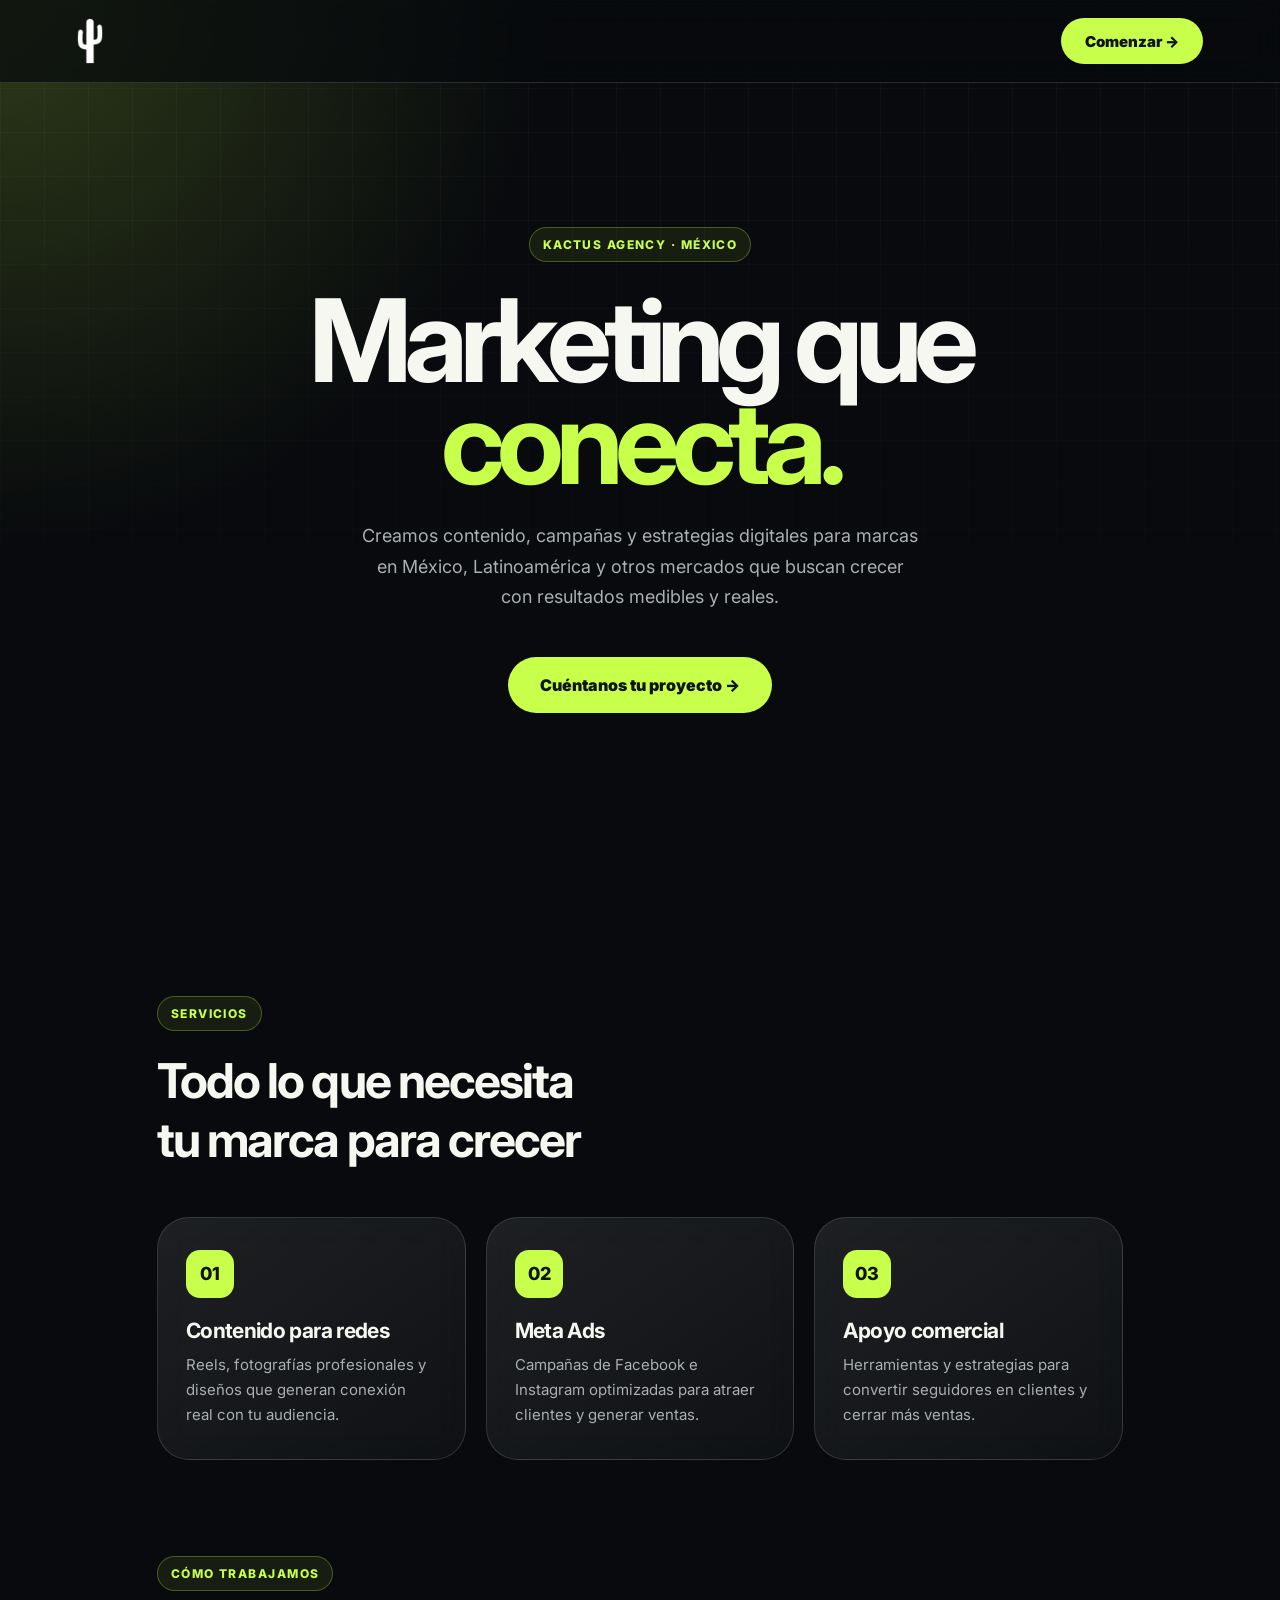
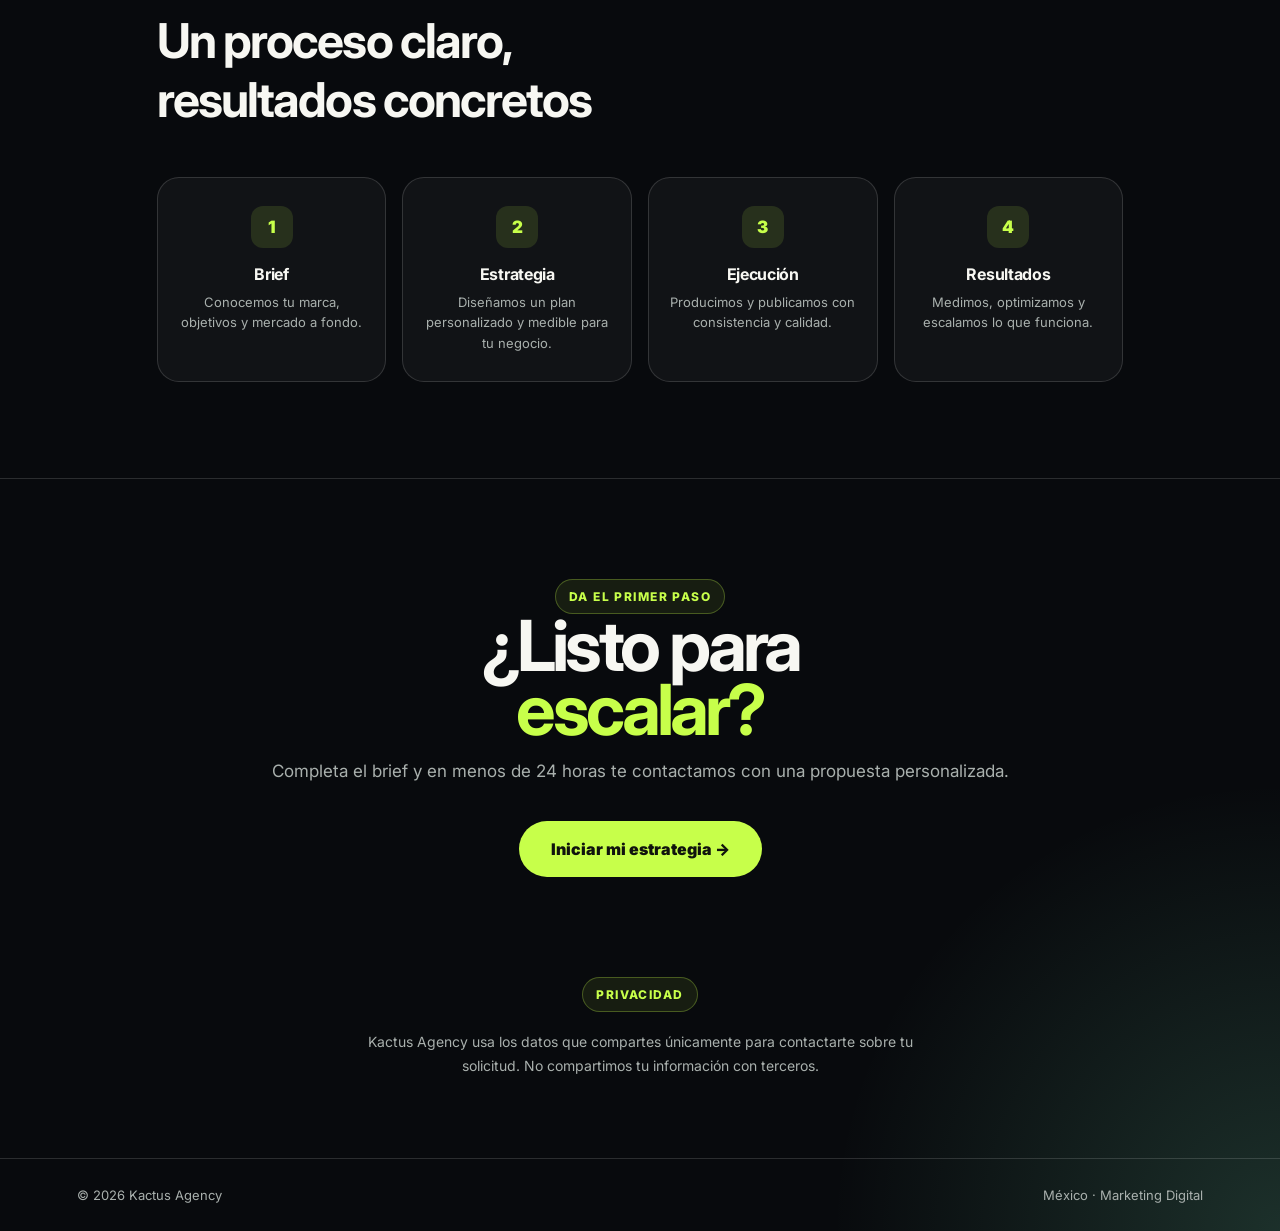
<file: index.html>
<!DOCTYPE html>
<html lang="es">
<head>
  <meta charset="UTF-8" />
  <meta name="viewport" content="width=device-width, initial-scale=1.0, viewport-fit=cover" />
  <meta name="theme-color" content="#080a0d" />
  <title>Kactus Agency | Marketing Digital en México</title>
  <meta name="description" content="Agencia de marketing digital especializada en contenido, Meta Ads y estrategia comercial para marcas mexicanas." />
  <link rel="canonical" href="https://kactusagency.mx/" />
  <meta property="og:title" content="Kactus Agency | Marketing Digital en México" />
  <meta property="og:description" content="Contenido, Meta Ads y estrategia comercial para marcas mexicanas que quieren crecer con resultados medibles." />
  <meta property="og:image" content="https://kactusagency.mx/assets/og-kactus.jpg" />
  <meta property="og:url" content="https://kactusagency.mx/" />
  <meta property="og:type" content="website" />
  <meta name="twitter:card" content="summary_large_image" />
  <meta name="twitter:title" content="Kactus Agency | Marketing Digital en México" />
  <meta name="twitter:description" content="Contenido, Meta Ads y estrategia comercial para marcas mexicanas que quieren crecer con resultados medibles." />
  <meta name="twitter:image" content="https://kactusagency.mx/assets/og-kactus.jpg" />
  <link rel="preconnect" href="https://fonts.googleapis.com">
  <link rel="preconnect" href="https://fonts.gstatic.com" crossorigin>
  <link href="https://fonts.googleapis.com/css2?family=Inter:wght@400;500;600;700;800&display=swap" rel="stylesheet">
  <link rel="stylesheet" href="styles.css" />
  <link rel="stylesheet" href="landing.css" />
</head>
<body>

  <nav class="l-nav">
    <img src="logo.png" alt="Kactus Agency" class="l-nav-logo" />
    <a href="form/" class="btn primary l-nav-cta">Comenzar →</a>
  </nav>

  <main>

    <!-- Hero -->
    <section class="l-hero">
      <span class="brand-pill">KACTUS AGENCY · MÉXICO</span>
      <h1>Marketing que<br/><em>conecta.</em></h1>
      <p>
        Creamos contenido, campañas y estrategias digitales para marcas en México, Latinoamérica y otros mercados que buscan crecer con resultados medibles y reales.

      </p>
      <a href="form/" class="btn primary l-cta">Cuéntanos tu proyecto →</a>
    </section>

    <!-- Servicios -->
    <section class="l-section">
      <span class="eyebrow">Servicios</span>
      <h2 class="l-section-title">Todo lo que necesita<br/>tu marca para crecer</h2>
      <div class="l-grid">
        <article class="l-card">
          <div class="l-card-num">01</div>
          <h3>Contenido para redes</h3>
          <p>Reels, fotografías profesionales y diseños que generan conexión real con tu audiencia.</p>
        </article>
        <article class="l-card">
          <div class="l-card-num">02</div>
          <h3>Meta Ads</h3>
          <p>Campañas de Facebook e Instagram optimizadas para atraer clientes y generar ventas.</p>
        </article>
        <article class="l-card">
          <div class="l-card-num">03</div>
          <h3>Apoyo comercial</h3>
          <p>Herramientas y estrategias para convertir seguidores en clientes y cerrar más ventas.</p>
        </article>
      </div>
    </section>

    <!-- Proceso -->
    <section class="l-section" style="padding-top:0">
      <span class="eyebrow">Cómo trabajamos</span>
      <h2 class="l-section-title">Un proceso claro,<br/>resultados concretos</h2>
      <div class="l-process">
        <div class="l-step">
          <div class="l-step-num">1</div>
          <h4>Brief</h4>
          <p>Conocemos tu marca, objetivos y mercado a fondo.</p>
        </div>
        <div class="l-step">
          <div class="l-step-num">2</div>
          <h4>Estrategia</h4>
          <p>Diseñamos un plan personalizado y medible para tu negocio.</p>
        </div>
        <div class="l-step">
          <div class="l-step-num">3</div>
          <h4>Ejecución</h4>
          <p>Producimos y publicamos con consistencia y calidad.</p>
        </div>
        <div class="l-step">
          <div class="l-step-num">4</div>
          <h4>Resultados</h4>
          <p>Medimos, optimizamos y escalamos lo que funciona.</p>
        </div>
      </div>
    </section>

    <!-- CTA final -->
    <section class="l-cta-section">
      <span class="eyebrow">Da el primer paso</span>
      <h2>¿Listo para<br/><em>escalar?</em></h2>
      <p>Completa el brief y en menos de 24 horas te contactamos con una propuesta personalizada.</p>
      <a href="form/" class="btn primary l-cta">Iniciar mi estrategia →</a>
    </section>

    <section class="l-privacy" id="privacidad">
      <span class="eyebrow">Privacidad</span>
      <p>
        Kactus Agency usa los datos que compartes únicamente para contactarte sobre tu solicitud.
        No compartimos tu información con terceros.
      </p>
    </section>

  </main>

  <footer class="l-footer">
    <span>© <span id="footerYear">2026</span> Kactus Agency</span>
    <span>México · Marketing Digital</span>
  </footer>

  <script>
    document.querySelector("#footerYear").textContent = new Date().getFullYear();
  </script>

</body>
</html>
</file>
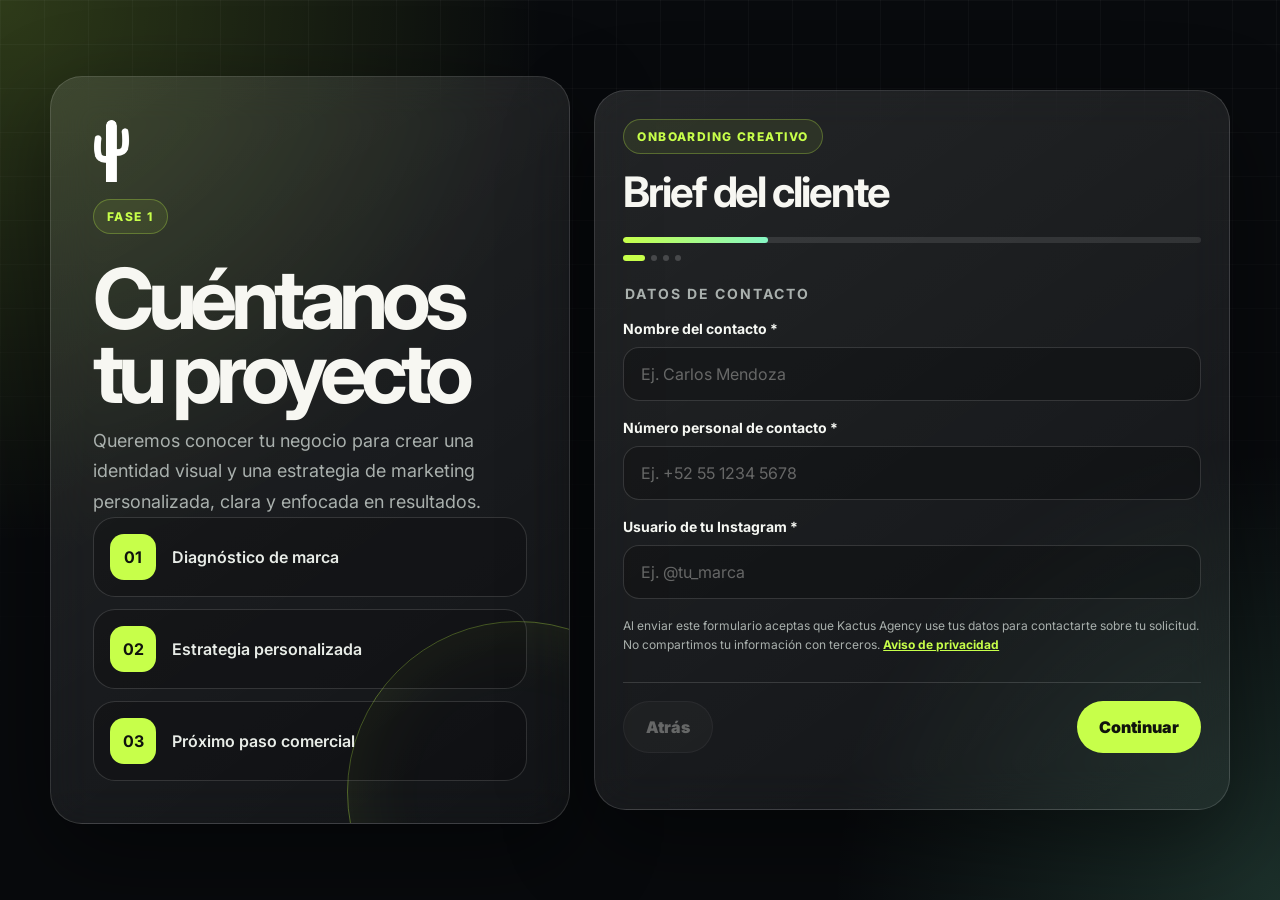
<file: form/index.html>
<!DOCTYPE html>
<html lang="es">
<head>
  <meta charset="UTF-8" />
  <meta name="viewport" content="width=device-width, initial-scale=1.0, viewport-fit=cover" />
  <meta name="theme-color" content="#080a0d" />
  <meta name="apple-mobile-web-app-capable" content="yes" />
  <meta name="apple-mobile-web-app-status-bar-style" content="black-translucent" />
  <title>Kactus Agency | Cuéntanos tu Proyecto</title>
  <meta name="description" content="Formulario moderno para conocer tu negocio y crear una estrategia personalizada de marketing." />
  <link rel="canonical" href="https://kactusagency.mx/form/" />
  <meta property="og:title" content="Kactus Agency | Cuéntanos tu Proyecto" />
  <meta property="og:description" content="Completa el brief de Kactus Agency para recibir una estrategia personalizada de marketing en México." />
  <meta property="og:image" content="https://kactusagency.mx/assets/og-kactus.jpg" />
  <meta property="og:url" content="https://kactusagency.mx/form/" />
  <meta property="og:type" content="website" />
  <meta name="twitter:card" content="summary_large_image" />
  <meta name="twitter:title" content="Kactus Agency | Cuéntanos tu Proyecto" />
  <meta name="twitter:description" content="Completa el brief de Kactus Agency para recibir una estrategia personalizada de marketing en México." />
  <meta name="twitter:image" content="https://kactusagency.mx/assets/og-kactus.jpg" />
  <link rel="preconnect" href="https://fonts.googleapis.com">
  <link rel="preconnect" href="https://fonts.gstatic.com" crossorigin>
  <link href="https://fonts.googleapis.com/css2?family=Inter:wght@400;500;600;700;800&display=swap" rel="stylesheet">
  <link rel="stylesheet" href="../styles.css" />
</head>
<body>
  <main class="page-shell">
    <section class="hero-panel" aria-label="Presentación del formulario">
      <img src="../logo.png" alt="Kactus Agency" class="brand-logo" />
      <div class="brand-pill">FASE 1</div>
      <h1>Cuéntanos tu proyecto</h1>
      <p>
        Queremos conocer tu negocio para crear una identidad visual y una estrategia de marketing
        personalizada, clara y enfocada en resultados.
      </p>

      <div class="hero-stats" aria-label="Beneficios">
        <article>
          <strong>01</strong>
          <span>Diagnóstico de marca</span>
        </article>
        <article>
          <strong>02</strong>
          <span>Estrategia personalizada</span>
        </article>
        <article>
          <strong>03</strong>
          <span>Próximo paso comercial</span>
        </article>
      </div>
    </section>

    <section class="form-panel" aria-label="Formulario de proyecto">
      <div class="form-header">
        <div>
          <span class="eyebrow">Onboarding creativo</span>
          <h2>Brief del cliente</h2>
        </div>
      </div>

      <div class="progress" aria-hidden="true">
        <div class="progress-bar" id="progressBar"></div>
      </div>
      <div class="step-dots" id="stepDots" aria-hidden="true"></div>

      <form id="projectForm" novalidate>
        <input class="hp-field" type="text" name="_gotcha" tabindex="-1" autocomplete="off" aria-hidden="true" />
        <input type="hidden" name="_started_at" />

        <!-- Paso 1 -->
        <fieldset class="form-step is-active" data-step="1">
          <legend>Datos de contacto</legend>

          <label class="field">
            <span>Nombre del contacto *</span>
            <input type="text" name="nombre" placeholder="Ej. Carlos Mendoza" required />
            <small class="error">Escribe el nombre del contacto.</small>
          </label>

          <label class="field">
            <span>Número personal de contacto *</span>
            <input type="tel" name="telefono" placeholder="Ej. +52 55 1234 5678" required />
            <small class="error">Escribe un número válido.</small>
          </label>

          <label class="field">
            <span>Usuario de tu Instagram *</span>
            <input type="text" name="instagram" placeholder="Ej. @tu_marca" required />
            <small class="error">Escribe el usuario de Instagram.</small>
          </label>
        </fieldset>

        <!-- Paso 2 -->
        <fieldset class="form-step" data-step="2">
          <legend>Contexto del negocio</legend>

          <div class="field-group" data-required="true">
            <p>¿Tienes experiencia con otra agencia de marketing? *</p>
            <div class="options-grid" id="experienciaOpciones">
              <label class="option-card">
                <input type="radio" name="experiencia_agencia" value="Sí" required />
                <span>Sí</span>
              </label>
              <label class="option-card">
                <input type="radio" name="experiencia_agencia" value="No" />
                <span>No</span>
              </label>
              <label class="option-card">
                <input type="radio" name="experiencia_agencia" value="Lo hacemos nosotros mismos" />
                <span>Lo hacemos nosotros mismos</span>
              </label>
            </div>
            <small class="error">Selecciona una opción.</small>
          </div>

          <label class="field" id="fieldExperiencia">
            <span id="labelExperiencia">Describe tu experiencia *</span>
            <textarea name="descripcion_experiencia" rows="4"
              placeholder="Cuéntanos qué funcionó, qué no y qué quieres mejorar." required></textarea>
            <small class="error">Completa este campo.</small>
          </label>

          <label class="field">
            <span>¿A qué se dedica tu negocio? *</span>
            <textarea name="negocio" rows="3"
              placeholder="Ej. Restaurante, tienda de ropa, inmobiliaria, clínica, marca personal…" required></textarea>
            <small class="error">Cuéntanos a qué se dedica tu negocio.</small>
          </label>
        </fieldset>

        <!-- Paso 3 -->
        <fieldset class="form-step" data-step="3">
          <legend>Marketing y ventas</legend>

          <label class="field">
            <span>¿Cuál es el proceso que sigue una persona en redes sociales para convertirse en tu cliente? *</span>
            <textarea name="proceso_cliente" rows="4"
              placeholder="Ej. Mi cliente ve mi Instagram, me manda WhatsApp y compra por ese medio." required></textarea>
            <small class="error">Explica el proceso actual.</small>
          </label>

          <div class="field-group" data-required="true">
            <p>¿Qué te gustaría lograr con el marketing? *</p>
            <div class="options-grid">
              <label class="option-card">
                <input type="checkbox" name="objetivos" value="Atraer clientes" />
                <span>Atraer clientes</span>
              </label>
              <label class="option-card">
                <input type="checkbox" name="objetivos" value="Vender más" />
                <span>Vender más</span>
              </label>
              <label class="option-card">
                <input type="checkbox" name="objetivos" value="Mejorar imagen" />
                <span>Mejorar imagen</span>
              </label>
            </div>
            <small class="error">Elige al menos un objetivo.</small>
          </div>

          <div class="field-group" data-required="true">
            <p>¿Qué servicio buscas? *</p>
            <div class="options-stack">
              <label class="option-card wide">
                <input type="checkbox" name="servicios" value="Creación de contenido" />
                <span>Creación de contenido para redes sociales <em>(Reels, fotografías profesionales y diseños)</em></span>
              </label>
              <label class="option-card wide">
                <input type="checkbox" name="servicios" value="Meta Ads" />
                <span>Anuncios de Facebook e Instagram para tu negocio</span>
              </label>
              <label class="option-card wide">
                <input type="checkbox" name="servicios" value="Apoyo comercial" />
                <span>Herramientas para vender más <em>(Apoyo comercial)</em></span>
              </label>
            </div>
            <small class="error">Elige al menos un servicio.</small>
          </div>
        </fieldset>

        <!-- Paso 4 -->
        <fieldset class="form-step" data-step="4">
          <legend>Inversión y próximos pasos</legend>

          <label class="field">
            <span>¿Cuáles son las marcas que se asimilan a tu concepto? *</span>
            <textarea name="referencias" rows="3"
              placeholder="Agrega sus usuarios de Instagram o enlaces." required></textarea>
            <small class="error">Agrega al menos una referencia.</small>
          </label>

          <label class="field">
            <span>¿En qué crees que podemos ayudarte? *</span>
            <textarea name="ayuda" rows="4"
              placeholder="Ej. Mejorar contenido, aumentar leads, ordenar ventas, lanzar campaña…" required></textarea>
            <small class="error">Cuéntanos cómo podemos ayudarte.</small>
          </label>

          <div class="field-group" data-required="true">
            <p>¿Cuánto estás dispuesto a invertir mensualmente para escalar tu negocio si los resultados son medibles? *</p>
            <div class="options-stack">
              <label class="option-card wide">
                <input type="radio" name="inversion" value="$10,000 – $12,000 MXN" required />
                <span>$10,000 – $12,000 MXN <em>· Contenido</em></span>
              </label>
              <label class="option-card wide">
                <input type="radio" name="inversion" value="$12,000 – $15,000 MXN" />
                <span>$12,000 – $15,000 MXN <em>· Anuncios, contenido y apoyo comercial</em></span>
              </label>
              <label class="option-card wide">
                <input type="radio" name="inversion" value="$15,000 – $20,000 MXN" />
                <span>$15,000 – $20,000 MXN <em>· Anuncios, contenido y apoyo comercial</em></span>
              </label>
            </div>
            <small class="error">Selecciona una inversión.</small>
          </div>

          <label class="field">
            <span>¿Cuánto vende actualmente tu marca sin redes sociales?</span>
            <input type="text" name="ventas_actuales"
              placeholder="No es necesario aquí, podemos verlo en la llamada de la etapa 2." />
          </label>

          <label class="field">
            <span>¿Quién cierra las ventas actualmente? *</span>
            <input type="text" name="cierre_ventas"
              placeholder="Ej. Yo, un vendedor, recepción, WhatsApp, equipo comercial…" required />
            <small class="error">Indica quién cierra las ventas.</small>
          </label>

          <label class="field">
            <span>¿Cuándo te gustaría comenzar? *</span>
            <input type="date" name="fecha_inicio" required />
            <small class="error">Selecciona una fecha.</small>
          </label>

          <label class="field">
            <span>Información extra</span>
            <textarea name="info_extra" rows="4"
              placeholder="Si tienes una idea concreta o quieres agregar información que nos ayude a entender mejor el proyecto, agrégala aquí. (Mientras más detalles, mejor.)"></textarea>
          </label>
        </fieldset>

        <p class="privacy-note">
          Al enviar este formulario aceptas que Kactus Agency use tus datos para contactarte sobre tu solicitud.
          No compartimos tu información con terceros.
          <a href="../#privacidad">Aviso de privacidad</a>
        </p>
        <p class="form-status" id="formStatus" role="status" aria-live="polite"></p>

        <div class="form-actions">
          <button class="btn ghost" type="button" id="prevBtn">Atrás</button>
          <button class="btn primary" type="button" id="nextBtn">Continuar</button>
          <button class="btn primary is-hidden" type="submit" id="submitBtn">Enviar briefing</button>
        </div>
      </form>

    </section>
  </main>

  <div class="modal-overlay" id="modalOverlay" hidden>
    <div class="success-card" id="successCard" role="dialog" aria-modal="true" aria-labelledby="successTitle" aria-describedby="successDescription" tabindex="-1">
      <img src="../logo.png" alt="Kactus Agency" class="brand-logo modal-logo" />
      <svg class="success-check" viewBox="0 0 52 52" xmlns="http://www.w3.org/2000/svg" aria-hidden="true">
        <circle class="check-circle" pathLength="100" cx="26" cy="26" r="23" fill="none"/>
        <path class="check-mark" pathLength="100" fill="none" d="M14.1 27.2l7.1 7.2 16.7-16.8"/>
      </svg>
      <h3 id="successTitle">¡Fase 1 terminada!</h3>
      <p id="successDescription">Tu brief fue enviado por correo a Kactus Agency. También puedes abrir WhatsApp con tus respuestas prellenadas.</p>
      <div class="modal-actions">
        <div class="modal-split">
          <button class="btn wa-btn" type="button" id="waBtn">
            <svg width="17" height="17" viewBox="0 0 24 24" fill="currentColor" aria-hidden="true"><path d="M17.472 14.382c-.297-.149-1.758-.867-2.03-.967-.273-.099-.471-.148-.67.15-.197.297-.767.966-.94 1.164-.173.199-.347.223-.644.075-.297-.15-1.255-.463-2.39-1.475-.883-.788-1.48-1.761-1.653-2.059-.173-.297-.018-.458.13-.606.134-.133.298-.347.446-.52.149-.174.198-.298.298-.497.099-.198.05-.371-.025-.52-.075-.149-.669-1.612-.916-2.207-.242-.579-.487-.5-.669-.51-.173-.008-.371-.01-.57-.01-.198 0-.52.074-.792.372-.272.297-1.04 1.016-1.04 2.479 0 1.462 1.065 2.875 1.213 3.074.149.198 2.096 3.2 5.077 4.487.709.306 1.262.489 1.694.625.712.227 1.36.195 1.871.118.571-.085 1.758-.719 2.006-1.413.248-.694.248-1.289.173-1.413-.074-.124-.272-.198-.57-.347m-5.421 7.403h-.004a9.87 9.87 0 0 1-5.031-1.378l-.361-.214-3.741.982.998-3.648-.235-.374a9.86 9.86 0 0 1-1.51-5.26c.001-5.45 4.436-9.884 9.888-9.884 2.64 0 5.122 1.03 6.988 2.898a9.825 9.825 0 0 1 2.893 6.994c-.003 5.45-4.437 9.884-9.885 9.884m8.413-18.297A11.815 11.815 0 0 0 12.05 0C5.495 0 .16 5.335.157 11.892c0 2.096.547 4.142 1.588 5.945L.057 24l6.305-1.654a11.882 11.882 0 0 0 5.683 1.448h.005c6.554 0 11.89-5.335 11.893-11.893a11.821 11.821 0 0 0-3.48-8.413Z"/></svg>
            <span>WhatsApp</span>
          </button>
          <button class="btn ghost" type="button" id="emailBtn" disabled>
            <svg width="17" height="17" viewBox="0 0 24 24" fill="none" stroke="currentColor" stroke-width="2" stroke-linecap="round" stroke-linejoin="round" aria-hidden="true"><rect width="20" height="16" x="2" y="4" rx="2"/><path d="m22 7-8.97 5.7a1.94 1.94 0 0 1-2.06 0L2 7"/></svg>
            <span>Correo enviado</span>
          </button>
        </div>
        <button class="btn primary" type="button" id="ambosBtn">
          <span>Abrir WhatsApp</span>
        </button>
      </div>
      <button class="btn-link" type="button" id="resetBtn">Enviar otro formulario</button>
    </div>
  </div>

  <script src="../script.js"></script>
</body>
</html>
</file>
<file: styles.css>
:root {
  --bg: #080a0d;
  --panel: rgba(255, 255, 255, 0.08);
  --panel-strong: rgba(255, 255, 255, 0.13);
  --text: #f7f7f2;
  --muted: #a9b0ad;
  --line: rgba(255, 255, 255, 0.14);
  --accent: #c7ff4a;
  --accent-2: #86f7c5;
  --danger: #ff6b6b;
  --radius-xl: 32px;
  --radius-lg: 22px;
  --radius-md: 16px;
  --shadow: 0 30px 90px rgba(0, 0, 0, 0.45);
}

* {
  box-sizing: border-box;
}

html {
  scroll-behavior: smooth;
}

body {
  margin: 0;
  min-height: 100vh;
  font-family: "Inter", system-ui, -apple-system, BlinkMacSystemFont, "Segoe UI", sans-serif;
  color: var(--text);
  background:
    radial-gradient(circle at top left, rgba(199, 255, 74, 0.20), transparent 34rem),
    radial-gradient(circle at bottom right, rgba(134, 247, 197, 0.16), transparent 28rem),
    var(--bg);
}

body::before {
  content: "";
  position: fixed;
  inset: 0;
  pointer-events: none;
  background-image: linear-gradient(rgba(255,255,255,0.03) 1px, transparent 1px), linear-gradient(90deg, rgba(255,255,255,0.03) 1px, transparent 1px);
  background-size: 44px 44px;
  mask-image: linear-gradient(to bottom, black, transparent 88%);
}

button,
input,
textarea {
  font: inherit;
}

.page-shell {
  width: min(1180px, calc(100% - 32px));
  margin: 0 auto;
  min-height: 100vh;
  display: grid;
  grid-template-columns: 0.9fr 1.1fr;
  gap: 24px;
  align-items: center;
  padding: 36px 0;
}

.hero-panel,
.form-panel {
  position: relative;
  border: 1px solid var(--line);
  background: linear-gradient(145deg, rgba(255,255,255,0.11), rgba(255,255,255,0.045));
  backdrop-filter: blur(22px);
  box-shadow: var(--shadow);
}

.hero-panel {
  min-height: 720px;
  border-radius: var(--radius-xl);
  padding: 42px;
  overflow: hidden;
  display: flex;
  flex-direction: column;
  justify-content: space-between;
}

.hero-panel::after {
  content: "";
  position: absolute;
  right: -120px;
  bottom: -140px;
  width: 340px;
  height: 340px;
  border-radius: 999px;
  border: 1px solid rgba(199, 255, 74, 0.35);
  box-shadow: inset 0 0 80px rgba(199, 255, 74, 0.08);
}

.brand-logo {
  height: 64px;
  width: auto;
  display: block;
  align-self: flex-start;
  margin-bottom: 16px;
  animation: flotar 4s ease-in-out infinite;
}

@keyframes flotar {
  0%, 100% { transform: translateY(0);    }
  50%       { transform: translateY(-8px); }
}

.modal-logo {
  height: 48px;
  margin: 0 auto 20px;
  animation: none;
}

.brand-pill,
.eyebrow {
  width: fit-content;
  display: inline-flex;
  align-items: center;
  gap: 8px;
  border: 1px solid rgba(199, 255, 74, 0.28);
  color: var(--accent);
  background: rgba(199, 255, 74, 0.08);
  padding: 9px 13px;
  border-radius: 999px;
  font-size: 12px;
  font-weight: 800;
  letter-spacing: 0.12em;
  text-transform: uppercase;
}

.hero-panel h1 {
  max-width: 520px;
  margin: 28px 0 16px;
  font-size: clamp(48px, 7vw, 84px);
  line-height: 0.88;
  letter-spacing: -0.075em;
}

.hero-panel p {
  max-width: 500px;
  margin: 0;
  color: var(--muted);
  font-size: 18px;
  line-height: 1.7;
}

.hero-stats {
  position: relative;
  z-index: 1;
  display: grid;
  gap: 12px;
}

.hero-stats article {
  display: flex;
  align-items: center;
  gap: 16px;
  padding: 16px;
  border: 1px solid var(--line);
  border-radius: var(--radius-lg);
  background: rgba(0, 0, 0, 0.18);
}

.hero-stats strong {
  display: grid;
  place-items: center;
  width: 46px;
  height: 46px;
  border-radius: 14px;
  color: #10130d;
  background: var(--accent);
}

.hero-stats span {
  color: #e8ece7;
  font-weight: 600;
}

.form-panel {
  border-radius: var(--radius-xl);
  padding: 28px;
  min-height: 720px;
}

.form-header {
  display: flex;
  align-items: flex-start;
  justify-content: space-between;
  gap: 16px;
  margin-bottom: 20px;
}

.form-header h2 {
  margin: 12px 0 0;
  font-size: clamp(28px, 4vw, 42px);
  letter-spacing: -0.05em;
}


.progress {
  width: 100%;
  height: 6px;
  overflow: hidden;
  border-radius: 999px;
  background: rgba(255, 255, 255, 0.10);
  margin-bottom: 12px;
}

.step-dots {
  display: flex;
  gap: 6px;
  margin-bottom: 24px;
}

.step-dot {
  height: 6px;
  width: 6px;
  border-radius: 999px;
  background: rgba(255, 255, 255, 0.18);
  transition: width 260ms ease, background 260ms ease;
}

.step-dot.is-done {
  background: rgba(199, 255, 74, 0.45);
}

.step-dot.is-active {
  width: 22px;
  background: var(--accent);
}

.progress-bar {
  height: 100%;
  width: 25%;
  border-radius: inherit;
  background: linear-gradient(90deg, var(--accent), var(--accent-2));
  transition: width 260ms ease;
}

form {
  display: block;
}

fieldset {
  margin: 0;
  padding: 0;
  border: 0;
}

legend {
  margin-bottom: 18px;
  font-size: 14px;
  color: var(--muted);
  font-weight: 700;
  text-transform: uppercase;
  letter-spacing: 0.14em;
}

.form-step {
  display: none;
  animation: fadeUp 240ms ease;
}

.form-step.is-active {
  display: grid;
  gap: 18px;
}

.field,
.field-group {
  display: grid;
  gap: 10px;
}

.field span,
.field-group p {
  margin: 0;
  color: #f6f8f3;
  font-size: 14px;
  font-weight: 700;
}

input,
textarea {
  width: 100%;
  border: 1px solid var(--line);
  border-radius: var(--radius-md);
  outline: none;
  color: var(--text);
  background: rgba(0, 0, 0, 0.22);
  padding: 16px 17px;
  transition: border-color 160ms ease, background 160ms ease, transform 160ms ease;
}

input[type="date"] {
  color-scheme: dark;
}

textarea {
  resize: vertical;
  min-height: 116px;
}

input:focus,
textarea:focus {
  border-color: rgba(199, 255, 74, 0.78);
  background: rgba(0, 0, 0, 0.34);
}

input::placeholder,
textarea::placeholder {
  color: rgba(247, 247, 242, 0.36);
}

.options-grid,
.options-stack {
  display: grid;
  gap: 12px;
}

.options-grid {
  grid-template-columns: repeat(3, 1fr);
}

.option-card {
  position: relative;
  min-height: 68px;
  display: flex;
  align-items: center;
  justify-content: center;
  gap: 10px;
  padding: 14px;
  text-align: center;
  cursor: pointer;
  border: 1px solid var(--line);
  border-radius: var(--radius-md);
  background: rgba(0, 0, 0, 0.22);
  transition: border-color 160ms ease, transform 160ms ease, background 160ms ease;
}

.option-card.wide {
  justify-content: flex-start;
  text-align: left;
}

.option-card:hover {
  transform: translateY(-1px);
  border-color: rgba(199, 255, 74, 0.36);
  background: rgba(255, 255, 255, 0.08);
}

.option-card input {
  position: absolute;
  opacity: 0;
  pointer-events: none;
}

.option-card span {
  color: #edf0ea;
  font-size: 14px;
  font-weight: 700;
}

.option-card span em {
  display: block;
  font-style: normal;
  font-weight: 500;
  color: var(--muted);
  font-size: 12px;
  margin-top: 2px;
}

.option-card:has(input:checked) {
  border-color: rgba(199, 255, 74, 0.85);
  background: rgba(199, 255, 74, 0.12);
}

.option-card:has(input:checked)::after {
  content: "✓";
  display: grid;
  place-items: center;
  width: 24px;
  height: 24px;
  margin-left: auto;
  border-radius: 999px;
  color: #10130d;
  background: var(--accent);
  font-size: 13px;
  font-weight: 900;
}

.error {
  display: none;
  color: var(--danger);
  font-size: 12px;
  font-weight: 700;
}

.field.is-invalid input,
.field.is-invalid textarea,
.field-group.is-invalid .option-card {
  border-color: rgba(255, 107, 107, 0.78);
}

.field.is-invalid .error,
.field-group.is-invalid .error {
  display: block;
}

.form-actions {
  display: flex;
  justify-content: space-between;
  gap: 12px;
  margin-top: 28px;
  padding-top: 18px;
  border-top: 1px solid var(--line);
}

.btn {
  min-height: 52px;
  border: 0;
  border-radius: 999px;
  padding: 0 22px;
  cursor: pointer;
  font-weight: 900;
  display: inline-flex;
  align-items: center;
  justify-content: center;
  gap: 8px;
  transition: transform 160ms ease, opacity 160ms ease, background 160ms ease;
}

.btn:hover {
  transform: translateY(-1px);
}

.btn:active {
  transform: translateY(0);
}

.btn.primary {
  color: #10130d;
  background: var(--accent);
}

.form-actions .btn.primary {
  margin-left: auto;
}

.btn.ghost {
  color: var(--text);
  border: 1px solid var(--line);
  background: rgba(255, 255, 255, 0.08);
}

.btn[disabled] {
  opacity: 0.35;
  cursor: not-allowed;
  transform: none;
}

.option-card:focus-within,
.btn:focus-visible,
.btn-link:focus-visible {
  outline: 2px solid rgba(199, 255, 74, 0.9);
  outline-offset: 3px;
}

.hp-field {
  position: absolute;
  left: -9999px;
  width: 1px;
  height: 1px;
  opacity: 0;
  pointer-events: none;
}

.privacy-note,
.form-status {
  margin: 18px 0 0;
  color: var(--muted);
  font-size: 12px;
  line-height: 1.55;
}

.privacy-note a {
  color: var(--accent);
  font-weight: 700;
}

.form-status {
  min-height: 20px;
  font-weight: 700;
}

.form-status:empty {
  display: none;
}

.form-status.is-error {
  color: var(--danger);
}

.form-status.is-success {
  color: var(--accent);
}

.is-hidden {
  display: none !important;
}

.modal-overlay {
  position: fixed;
  inset: 0;
  z-index: 200;
  display: flex;
  align-items: center;
  justify-content: center;
  padding: 24px;
  background: rgba(8, 10, 13, 0.72);
  backdrop-filter: blur(14px);
  animation: fadeIn 220ms ease;
}

.modal-overlay[hidden] {
  display: none;
}

.success-card {
  max-width: 480px;
  width: 100%;
  padding: 40px 36px;
  border: 1px solid rgba(199, 255, 74, 0.28);
  border-radius: var(--radius-xl);
  background: linear-gradient(145deg, rgba(255,255,255,0.13), rgba(255,255,255,0.05));
  backdrop-filter: blur(22px);
  box-shadow: var(--shadow);
  text-align: center;
  animation: fadeUp 300ms ease;
}

.success-check {
  width: 72px;
  height: 72px;
  display: block;
  margin: 0 auto 24px;
}

.check-circle {
  stroke: var(--accent);
  stroke-width: 2;
  stroke-dasharray: 100;
  stroke-dashoffset: 100;
  animation: drawCircle 0.6s cubic-bezier(0.65, 0, 0.45, 1) 0.1s forwards;
}

.check-mark {
  stroke: var(--accent);
  stroke-width: 3.5;
  stroke-linecap: round;
  stroke-linejoin: round;
  stroke-dasharray: 100;
  stroke-dashoffset: 100;
  animation: drawMark 0.4s cubic-bezier(0.65, 0, 0.45, 1) 0.65s forwards;
}

.modal-actions {
  display: flex;
  flex-direction: column;
  gap: 10px;
  width: 100%;
  margin: 8px 0 4px;
}

.modal-actions .btn {
  width: 100%;
}

.modal-split {
  display: grid;
  grid-template-columns: 1fr 1fr;
  gap: 10px;
}

.wa-btn {
  background: #25d366;
  color: #fff;
}

.wa-btn:hover {
  background: #1ebe5c;
}

.btn-link {
  background: none;
  border: none;
  color: var(--muted);
  font-size: 13px;
  font-weight: 600;
  font-family: inherit;
  cursor: pointer;
  padding: 8px;
  text-decoration: underline;
}

.btn-link:hover {
  color: var(--text);
}

.success-card h3 {
  margin: 0 0 8px;
  font-size: 30px;
  letter-spacing: -0.04em;
}

.success-card p {
  max-width: 460px;
  margin: 0 auto 22px;
  color: var(--muted);
  line-height: 1.6;
}

@keyframes fadeUp {
  from {
    opacity: 0;
    transform: translateY(8px);
  }
  to {
    opacity: 1;
    transform: translateY(0);
  }
}

@keyframes fadeIn {
  from { opacity: 0; }
  to   { opacity: 1; }
}

@keyframes drawCircle {
  to { stroke-dashoffset: 0; }
}

@keyframes drawMark {
  to { stroke-dashoffset: 0; }
}

@media (max-width: 980px) {
  .page-shell {
    grid-template-columns: 1fr;
    gap: 16px;
    padding: 18px 0;
  }

  .hero-panel,
  .form-panel {
    min-height: auto;
  }

  .hero-panel {
    padding: 28px;
  }
}

@media (max-width: 680px) {
  .page-shell {
    width: min(100% - 32px, 1180px);
    gap: 12px;
  }

  .hero-panel {
    border-radius: 24px;
    padding: 22px 22px 18px;
  }

  .hero-panel::after {
    display: none;
  }

  .hero-panel h1 {
    font-size: 38px;
    margin: 18px 0 12px;
  }

  .hero-panel p {
    font-size: 14px;
    line-height: 1.6;
  }

  .hero-stats {
    display: grid;
    grid-template-columns: 1fr;
    margin-top: 16px;
    gap: 8px;
  }

  .hero-stats article {
    padding: 12px 14px;
  }

  .hero-stats strong {
    width: 36px;
    height: 36px;
    border-radius: 10px;
    flex-shrink: 0;
  }

  .form-panel {
    border-radius: 24px;
    padding: 22px;
  }

  .options-grid {
    grid-template-columns: 1fr;
  }

  .form-header {
    align-items: center;
  }

  .form-step.is-active {
    padding-bottom: 88px;
  }

  .form-actions {
    position: sticky;
    bottom: 0;
    z-index: 10;
    margin-inline: -22px;
    padding: 14px 22px max(14px, env(safe-area-inset-bottom));
    background: linear-gradient(to top, rgba(8, 10, 13, 0.97) 40%, rgba(8, 10, 13, 0.75), transparent);
    backdrop-filter: blur(12px);
  }

  .form-actions .btn {
    flex: 1;
    padding-inline: 16px;
  }

  /* Modal como bottom sheet en móvil */
  .modal-overlay {
    align-items: flex-end;
    padding: 0;
  }

  .success-card {
    border-radius: var(--radius-xl) var(--radius-xl) 0 0;
    max-height: 92vh;
    overflow-y: auto;
    padding: 32px 24px max(28px, env(safe-area-inset-bottom));
    animation: slideUp 320ms cubic-bezier(0.22, 1, 0.36, 1);
  }

  .modal-logo {
    height: 40px;
    margin-bottom: 16px;
  }

  .success-check {
    width: 58px;
    height: 58px;
    margin-bottom: 16px;
  }
}

@media (max-width: 400px) {
  .page-shell {
    width: min(100% - 24px, 1180px);
  }

  .hero-panel {
    padding: 18px;
  }

  .hero-panel h1 {
    font-size: 30px;
    margin: 14px 0 10px;
  }

  .hero-panel p {
    display: none;
  }

  .hero-stats article {
    padding: 10px 12px;
  }

  .form-panel {
    border-radius: 20px;
    padding: 18px;
  }

  .form-actions {
    margin-inline: -18px;
    padding: 14px 18px max(12px, env(safe-area-inset-bottom));
  }

  .brand-pill {
    font-size: 10px;
    padding: 7px 11px;
  }

  .form-header h2 {
    font-size: 26px;
  }

  .modal-split {
    grid-template-columns: 1fr;
  }
}

@keyframes slideUp {
  from { transform: translateY(100%); opacity: 0; }
  to   { transform: translateY(0);    opacity: 1; }
}
</file>
<file: landing.css>
/* ── Nav ──────────────────────────────────────────── */

.l-nav {
  position: fixed;
  inset-block-start: 0;
  inset-inline: 0;
  z-index: 50;
  display: flex;
  align-items: center;
  justify-content: space-between;
  padding: 18px 6%;
  background: rgba(8, 10, 13, 0.72);
  backdrop-filter: blur(16px);
  border-bottom: 1px solid var(--line);
}

.l-nav-logo {
  height: 46px;
  width: auto;
  animation: flotar 4s ease-in-out infinite;
}

.l-nav-cta {
  text-decoration: none;
  font-size: 15px;
  padding: 0 24px;
  min-height: 46px;
}

/* ── Hero ─────────────────────────────────────────── */

.l-hero {
  min-height: 100vh;
  display: flex;
  flex-direction: column;
  align-items: center;
  justify-content: center;
  text-align: center;
  padding: 120px 6% 80px;
}

.l-hero h1 {
  font-size: clamp(54px, 9vw, 116px);
  line-height: 0.88;
  letter-spacing: -0.07em;
  margin: 28px 0 28px;
  max-width: 920px;
}

.l-hero h1 em {
  font-style: normal;
  color: var(--accent);
}

.l-hero p {
  max-width: 560px;
  color: var(--muted);
  font-size: 18px;
  line-height: 1.7;
  margin: 0 0 44px;
}

.l-cta {
  font-size: 16px;
  padding: 0 32px;
  min-height: 56px;
  text-decoration: none;
  border-radius: 999px;
}

/* ── Sections ─────────────────────────────────────── */

.l-section {
  max-width: 1120px;
  margin: 0 auto;
  padding: 96px 6%;
}

.l-section-title {
  margin: 20px 0 0;
  font-size: clamp(30px, 4vw, 48px);
  letter-spacing: -0.04em;
}

/* ── Service cards ────────────────────────────────── */

.l-grid {
  display: grid;
  grid-template-columns: repeat(3, 1fr);
  gap: 20px;
  margin-top: 48px;
}

.l-card {
  padding: 32px 28px;
  border: 1px solid var(--line);
  border-radius: var(--radius-xl);
  background: linear-gradient(145deg, rgba(255,255,255,0.09), rgba(255,255,255,0.03));
  backdrop-filter: blur(16px);
  transition: transform 200ms ease, border-color 200ms ease;
}

.l-card:hover {
  transform: translateY(-4px);
  border-color: rgba(199, 255, 74, 0.3);
}

.l-card-num {
  display: grid;
  place-items: center;
  width: 48px;
  height: 48px;
  border-radius: 14px;
  color: #10130d;
  background: var(--accent);
  font-weight: 800;
  font-size: 18px;
  margin-bottom: 20px;
}

.l-card h3 {
  font-size: 21px;
  letter-spacing: -0.03em;
  margin: 0 0 10px;
}

.l-card p {
  color: var(--muted);
  font-size: 15px;
  line-height: 1.65;
  margin: 0;
}

/* ── Process ──────────────────────────────────────── */

.l-process {
  display: grid;
  grid-template-columns: repeat(4, 1fr);
  gap: 16px;
  margin-top: 48px;
}

.l-step {
  text-align: center;
  padding: 28px 18px;
  border: 1px solid var(--line);
  border-radius: var(--radius-lg);
  background: rgba(255,255,255,0.04);
}

.l-step-num {
  width: 42px;
  height: 42px;
  border-radius: 12px;
  display: grid;
  place-items: center;
  background: rgba(199, 255, 74, 0.12);
  color: var(--accent);
  font-weight: 900;
  font-size: 17px;
  margin: 0 auto 16px;
}

.l-step h4 {
  font-size: 16px;
  margin: 0 0 8px;
  letter-spacing: -0.02em;
}

.l-step p {
  color: var(--muted);
  font-size: 13px;
  margin: 0;
  line-height: 1.55;
}

/* ── CTA final ────────────────────────────────────── */

.l-cta-section {
  text-align: center;
  padding: 100px 6%;
  border-top: 1px solid var(--line);
}

.l-cta-section h2 {
  font-size: clamp(38px, 5.5vw, 72px);
  letter-spacing: -0.055em;
  margin: 0 0 18px;
  line-height: 0.92;
}

.l-cta-section h2 em {
  font-style: normal;
  color: var(--accent);
}

.l-cta-section p {
  color: var(--muted);
  font-size: 17px;
  margin: 0 0 40px;
}

.l-privacy {
  max-width: 760px;
  margin: 0 auto;
  padding: 0 6% 80px;
  text-align: center;
}

.l-privacy .eyebrow {
  margin-inline: auto;
}

.l-privacy p {
  color: var(--muted);
  font-size: 14px;
  line-height: 1.7;
  margin: 18px 0 0;
}

/* ── Footer ───────────────────────────────────────── */

.l-footer {
  display: flex;
  justify-content: space-between;
  align-items: center;
  padding: 28px 6%;
  border-top: 1px solid var(--line);
  color: var(--muted);
  font-size: 13px;
}

/* ── Mobile ───────────────────────────────────────── */

@media (max-width: 860px) {
  .l-grid {
    grid-template-columns: 1fr;
    max-width: 480px;
    margin-inline: auto;
  }

  .l-process {
    grid-template-columns: 1fr 1fr;
  }

  .l-hero h1 {
    font-size: clamp(48px, 11vw, 72px);
  }

  .l-hero p {
    font-size: 16px;
  }
}

@media (max-width: 560px) {
  .l-nav {
    padding: 14px 5%;
  }

  .l-nav-logo {
    height: 34px;
  }

  .l-nav-cta {
    font-size: 13px;
    padding: 0 16px;
    min-height: 40px;
  }

  .l-hero {
    padding: 96px 5% 56px;
    gap: 0;
  }

  .l-hero h1 {
    font-size: clamp(42px, 13vw, 60px);
    margin: 20px 0 20px;
  }

  .l-hero p {
    font-size: 15px;
    margin-bottom: 32px;
  }

  .l-cta {
    width: fit-content;
    max-width: 90vw;
    height: auto;
    min-height: 48px;
    font-size: 14px;
    line-height: 1.2;
    padding: 14px 24px;
    margin-inline: auto;
    aspect-ratio: auto;
    flex: 0 0 auto;
    white-space: normal;
  }

  .l-section {
    padding: 56px 5%;
  }

  .l-cta-section {
    padding: 56px 5%;
  }

  .l-privacy {
    padding: 0 5% 56px;
  }

  .l-cta-section .l-cta {
    width: fit-content;
  }

  .l-process {
    grid-template-columns: 1fr;
  }

  .l-footer {
    flex-direction: column;
    gap: 6px;
    text-align: center;
    padding: 24px 5%;
  }
}
</file>
